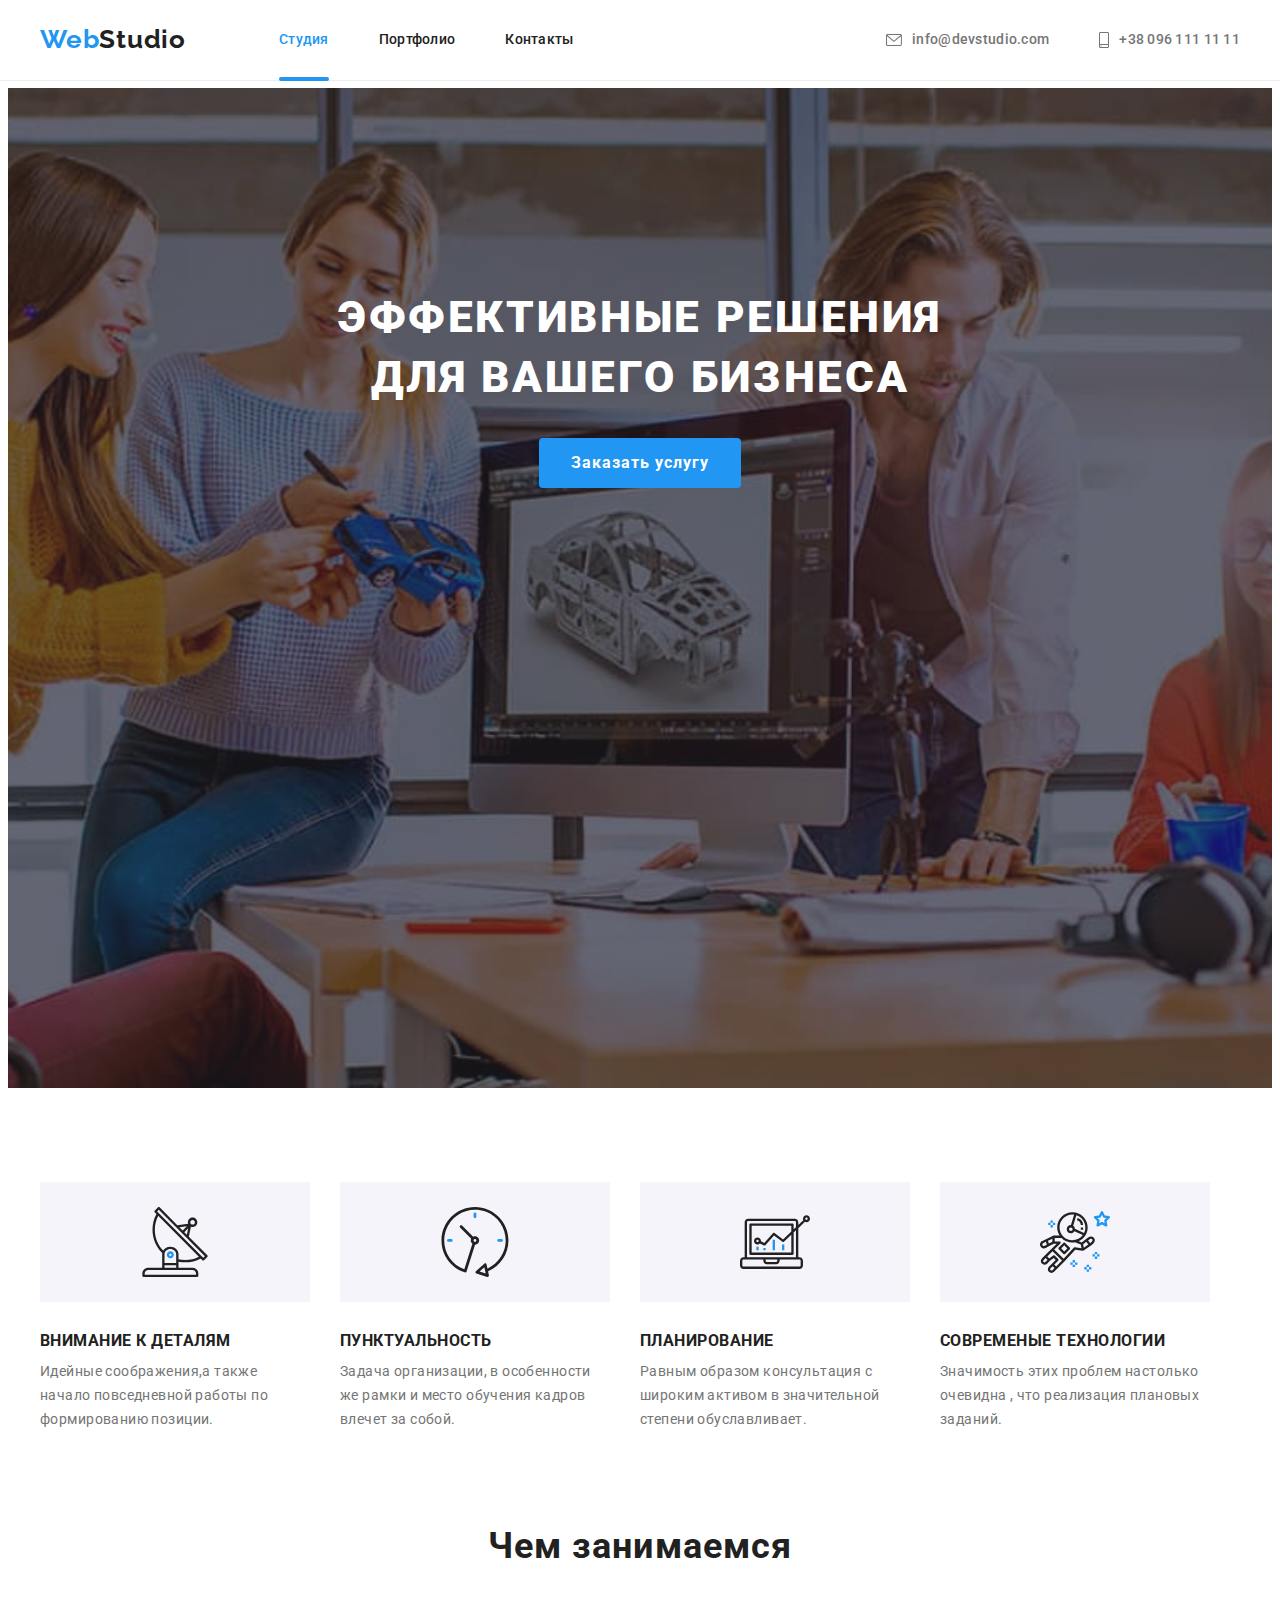
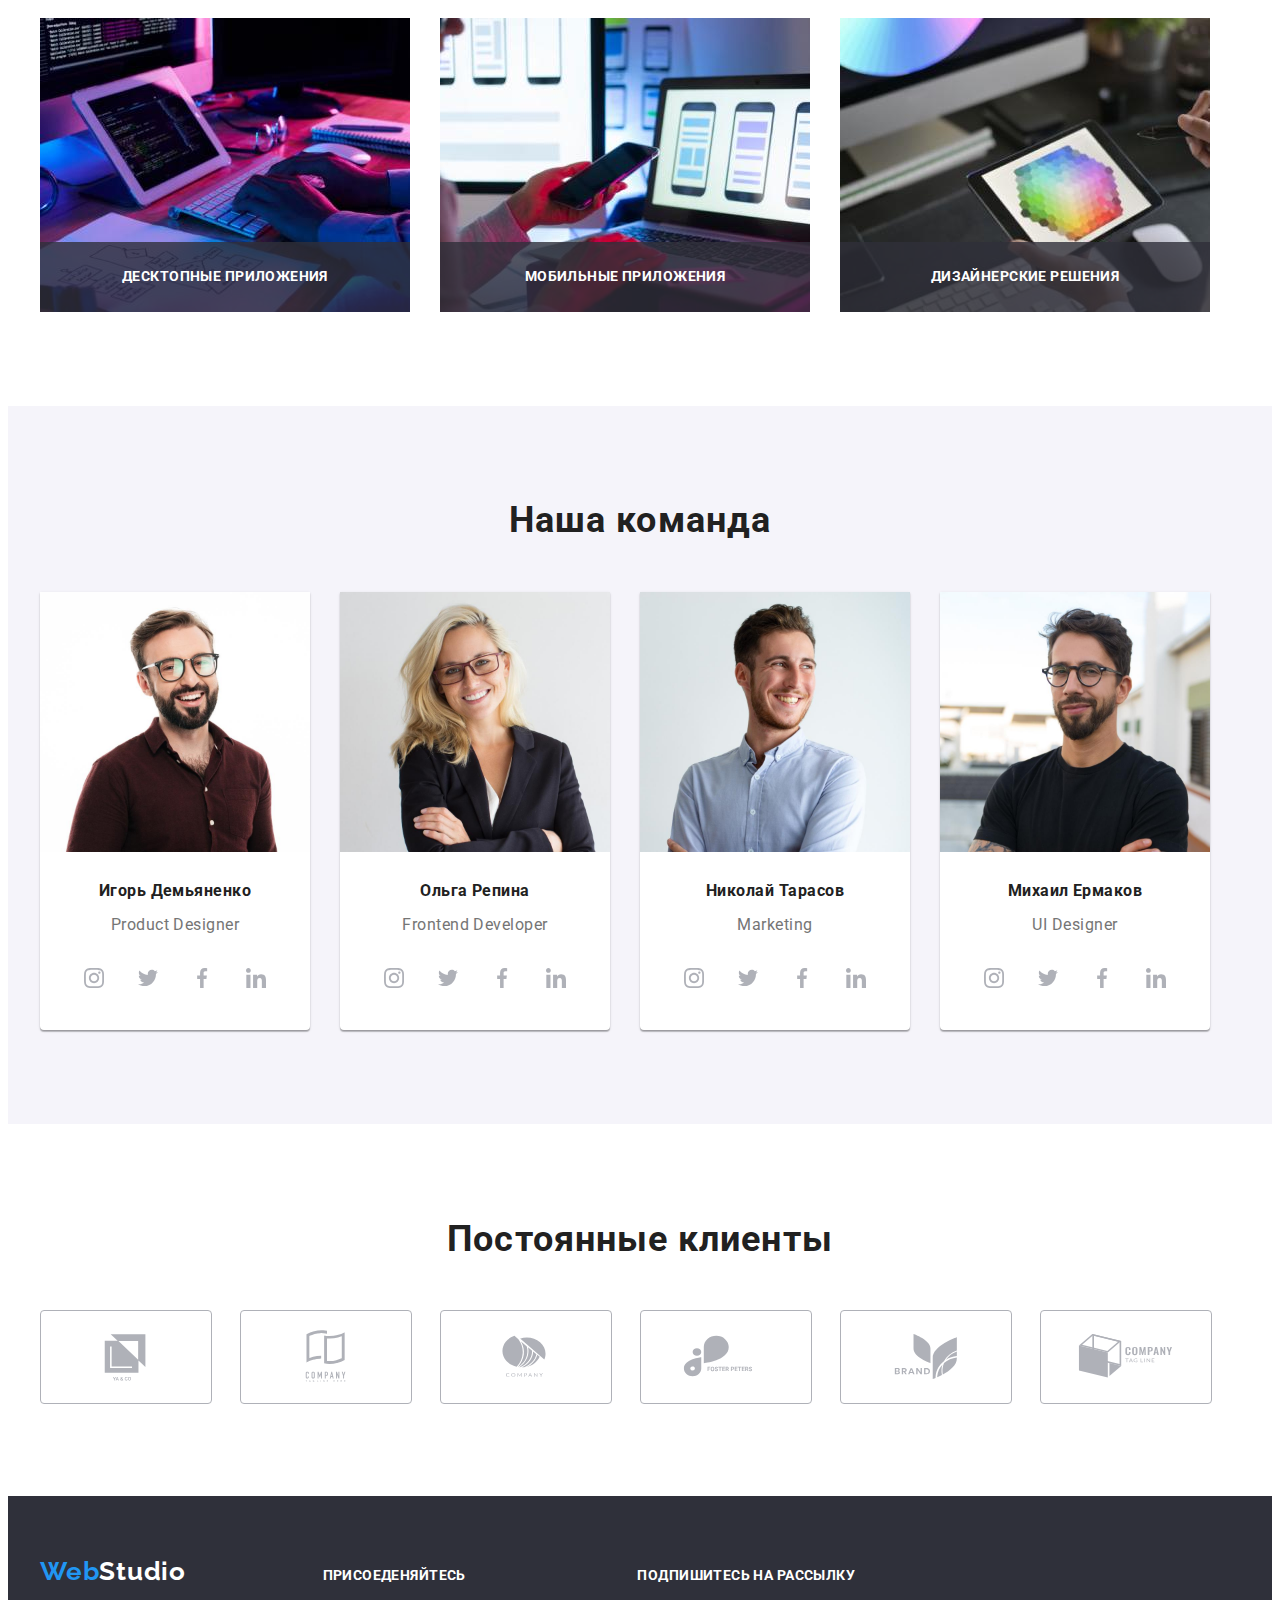
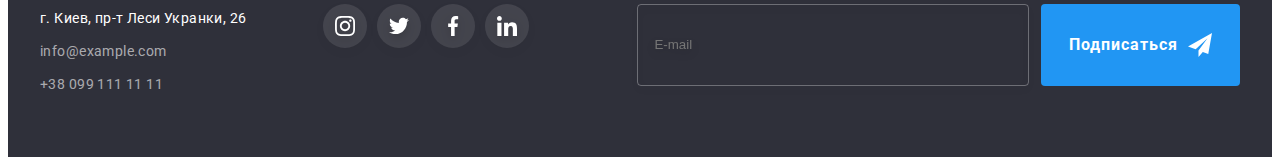
<file: index.html>
<!DOCTYPE html>
<html lang="ru">
  <head>
    <meta charset="UTF-8" />
    <meta http-equiv="X-UA-Compatible" content="IE=edge" />
    <meta name="viewport" content="width=device-width, initial-scale=1.0" />
    <title>studio</title>
    <link
      rel="stylesheet"
      href="https://cdnjs.cloudflare.com/ajax/libs/modern-normalize/1.1.0/modern-normalize.min.css"
      integrity="sha512-wpPYUAdjBVSE4KJnH1VR1HeZfpl1ub8YT/NKx4PuQ5NmX2tKuGu6U/JRp5y+Y8XG2tV+wKQpNHVUX03MfMFn9Q=="
      crossorigin="anonymous"
      referrerpolicy="no-referrer"
    />
    <link
      href="https://fonts.googleapis.com/css2?family=Raleway:wght@700&family=Roboto:wght@400;500;700;900&display=swap"
      rel="stylesheet"
    />
    <link rel="stylesheet" href="css/main.min.css" />
  </head>
  <body>
    <header class="header">
      <div class="container header-container">
        <main-nav class="main-nav">
          <a class="logo-link link logo-header" href=""
            >Web<span class="logo-header-dark-wrap">Studio</span>
          </a>
          <ul class="list main-nav-list">
            <li class="main-nav_item">
              <a
                class="main-nav_link current link header__link"
                href="index.html"
                rel="index"
                >Студия</a
              >
            </li>
            <li class="main-nav_item">
              <a class="main-nav_link link header__link" href="portfolio.html"
                >Портфолио</a
              >
            </li>
            <li class="main-nav_item">
              <a class="main-nav_link link header__link" href="#contacts"
                >Контакты</a
              >
            </li>
          </ul>
        </main-nav>
        <ul class="list main-nav_list-connect">
          <li class="main-nav_item">
            <a
              class="main-nav_link link header-contact header__link"
              href="mail-to"
            >
              <svg class="list-connect_contacts-icon" width="16" height="12">
                <use href="./image/icons.svg#icon-envelope"></use>
              </svg>
              info@devstudio.com</a
            >
          </li>
          <li class="main-nav_item">
            <a
              class="main-nav_link link header-contact header__link"
              id="contacts"
              href="tel"
            >
              <svg class="list-connect_contacts-icon" width="10" height="16">
                <use href="./image/icons.svg#icon-smartphone"></use>
              </svg>
              +38 096 111 11 11</a
            >
          </li>
        </ul>
      </div>
    </header>
    <main>
      <section class="hero">
        <div class="container">
          <h1 class="hero-heading">
            ЭФФЕКТИВНЫЕ РЕШЕНИЯ <br />ДЛЯ ВАШЕГО БИЗНЕСА
          </h1>
          <button type="button" data-modal-open class="hero-button">
            Заказать услугу
          </button>
        </div>
      </section>
      <section class="section">
        <div class="container">
          <ul class="hero-list list benefits-section">
            <li class="benefits-item">
              <div class="benefits-icons">
                <svg class="benefits-icon" width="70" height="70">
                  <use href="./image/icons.svg#icon-antenna"></use>
                </svg>
              </div>
              <h3 class="team-title">ВНИМАНИЕ К ДЕТАЛЯМ</h3>
              <p class="benefits-text">
                Идейные соображения,а также начало повседневной работы по
                формированию позиции.
              </p>
            </li>
            <li class="benefits-item">
              <div class="benefits-icons">
                <svg class="benefits-icon" width="70" height="70">
                  <use href="./image/icons.svg#icon-clock"></use>
                </svg>
              </div>
              <h3 class="team-title">ПУНКТУАЛЬНОСТЬ</h3>
              <p class="benefits-text">
                Задача организации, в особенности же рамки и место обучения
                кадров влечет за собой.
              </p>
            </li>
            <li class="benefits-item">
              <div class="benefits-icons">
                <svg class="benefits-icon" width="70" height="70">
                  <use href="./image/icons.svg#icon-diagram"></use>
                </svg>
              </div>
              <h3 class="team-title">ПЛАНИРОВАНИЕ</h3>
              <p class="benefits-text">
                Равным образом консультация с широким активом в значительной
                степени обуславливает.
              </p>
            </li>
            <li class="benefits-item">
              <div class="benefits-icons">
                <svg class="benefits-icon" width="70" height="70">
                  <use href="./image/icons.svg#icon-astronaut"></use>
                </svg>
              </div>
              <h3 class="team-title">СОВРЕМЕНЫЕ ТЕХНОЛОГИИ</h3>
              <p class="benefits-text">
                Значимость этих проблем настолько очевидна , что реализация
                плановых заданий.
              </p>
            </li>
          </ul>
        </div>
      </section>

      <section class="auxiliary-section">
        <div class="container">
          <h2 class="heading-title">Чем занимаемся</h2>
          <ul class="list benefits-section">
            <li class="auxiliary-item">
              <img
                src="image/пишет-код.jpg"
                alt="пишет-код"
                width="370"
                height="294"
              />
              <div class="auxiliary-wrap">
                <p class="auxiliary-text">ДЕСКТОПНЫЕ ПРИЛОЖЕНИЯ</p>
              </div>
            </li>
            <li class="auxiliary-item">
              <img
                src="image/семантика.jpg"
                alt="семантика"
                width="370"
                height="294"
              />
              <div class="auxiliary-wrap">
                <p class="auxiliary-text">МОБИЛЬНЫЕ ПРИЛОЖЕНИЯ</p>
              </div>
            </li>
            <li class="auxiliary-item">
              <img
                src="image/демонстрация-макета.jpg"
                alt="демонстрация-макета"
                width="370"
                height="294"
              />
              <div class="auxiliary-wrap">
                <p class="auxiliary-text">ДИЗАЙНЕРСКИЕ РЕШЕНИЯ</p>
              </div>
            </li>
          </ul>
        </div>
      </section>

      <section class="section team-section">
        <div class="container team-container">
          <h2 class="heading-title">Наша команда</h2>
          <ul class="list benefits-section">
            <li class="team-item">
              <img src="image/фото-игорь.jpg" alt="фото-игорь" width="270" />
              <div class="team-item-wrap">
                <h3 class="team-title">Игорь Демьяненко</h3>
                <p class="team-text">Product Designer</p>
                <ul class="social-list">
                  <li class="social-item">
                    <a href="" class="social-links">
                      <svg class="social-icon" width="20" height="20">
                        <use href="./image/icons.svg#icon-instagram"></use>
                      </svg>
                    </a>
                  </li>
                  <li class="social-item">
                    <a href="" class="social-links">
                      <svg class="social-icon" width="20" height="20">
                        <use href="./image/icons.svg#icon-twitter"></use>
                      </svg>
                    </a>
                  </li>
                  <li class="social-item">
                    <a href="" class="social-links">
                      <svg class="social-icon" width="20" height="20">
                        <use href="./image/icons.svg#icon-facebook"></use>
                      </svg>
                    </a>
                  </li>
                  <li class="social-item">
                    <a href="" class="social-links">
                      <svg class="social-icon" width="20" height="20">
                        <use href="./image/icons.svg#icon-linkedin"></use>
                      </svg>
                    </a>
                  </li>
                </ul>
              </div>
            </li>
            <li class="team-item">
              <img src="image/фото-ольга.jpg" alt="фото-ольга" width="270" />
              <div class="team-item-wrap">
                <h3 class="team-title">Ольга Репина</h3>
                <p class="team-text">Frontend Developer</p>
                <ul class="team-social social-list">
                  <li class="social-item">
                    <a href="" class="social-links">
                      <svg class="social-icon" width="20" height="20">
                        <use href="./image/icons.svg#icon-instagram"></use>
                      </svg>
                    </a>
                  </li>
                  <li class="social-item">
                    <a href="" class="social-links">
                      <svg class="social-icon" width="20" height="20">
                        <use href="./image/icons.svg#icon-twitter"></use>
                      </svg>
                    </a>
                  </li>
                  <li class="social-item">
                    <a href="" class="social-links">
                      <svg class="social-icon" width="20" height="20">
                        <use href="./image/icons.svg#icon-facebook"></use>
                      </svg>
                    </a>
                  </li>
                  <li class="social-item">
                    <a href="" class="social-links">
                      <svg class="social-icon" width="20" height="20">
                        <use href="./image/icons.svg#icon-linkedin"></use>
                      </svg>
                    </a>
                  </li>
                </ul>
              </div>
            </li>
            <li class="team-item">
              <img
                src="image/фото-николай.jpg"
                alt="фото-николай"
                width="270"
              />
              <div class="team-item-wrap">
                <h3 class="team-title">Николай Тарасов</h3>
                <p class="team-text">Marketing</p>
                <ul class="team-social social-list">
                  <li class="social-item">
                    <a href="" class="social-links">
                      <svg class="social-icon" width="20" height="20">
                        <use href="./image/icons.svg#icon-instagram"></use>
                      </svg>
                    </a>
                  </li>
                  <li class="social-item">
                    <a href="" class="social-links">
                      <svg class="social-icon" width="20" height="20">
                        <use
                          class="icon"
                          href="./image/icons.svg#icon-twitter"
                        ></use>
                      </svg>
                    </a>
                  </li>
                  <li class="social-item">
                    <a href="" class="social-links">
                      <svg class="social-icon" width="20" height="20">
                        <use href="./image/icons.svg#icon-facebook"></use>
                      </svg>
                    </a>
                  </li>
                  <li class="social-item">
                    <a href="" class="social-links">
                      <svg class="social-icon" width="20" height="20">
                        <use href="./image/icons.svg#icon-linkedin"></use>
                      </svg>
                    </a>
                  </li>
                </ul>
              </div>
            </li>
            <li class="team-item">
              <img src="image/фото-михаил.jpg" alt="фото-михаил" width="270" />
              <div class="team-item-wrap">
                <h3 class="team-title">Михаил Ермаков</h3>
                <p class="team-text">UI Designer</p>
                <ul class="team-social social-list">
                  <li class="social-item">
                    <a href="" class="social-links">
                      <svg class="social-icon" width="20" height="20">
                        <use href="./image/icons.svg#icon-instagram"></use>
                      </svg>
                    </a>
                  </li>
                  <li class="social-item">
                    <a href="" class="social-links">
                      <svg class="social-icon" width="20" height="20">
                        <use href="./image/icons.svg#icon-twitter"></use>
                      </svg>
                    </a>
                  </li>
                  <li class="social-item">
                    <a href="" class="social-links">
                      <svg class="social-icon" width="20" height="20">
                        <use href="./image/icons.svg#icon-facebook"></use>
                      </svg>
                    </a>
                  </li>
                  <li class="social-item">
                    <a href="" class="social-links">
                      <svg class="social-icon" width="20" height="20">
                        <use href="./image/icons.svg#icon-linkedin"></use>
                      </svg>
                    </a>
                  </li>
                </ul>
              </div>
            </li>
          </ul>
        </div>
      </section>
      <section class="section">
        <div class="container">
          <h2 class="clients-title">Постоянные клиенты</h2>
          <ul class="clients-list list">
            <li class="clients-item">
              <a href="" class="clients-link">
                <svg class="clients-icon" width="106" height="60">
                  <use href="./image/icons.svg#icon-logo-1"></use>
                </svg>
              </a>
            </li>
            <li class="clients-item">
              <a href="" class="clients-link">
                <svg class="clients-icon" width="106" height="60">
                  <use href="./image/icons.svg#icon-logo-2"></use>
                </svg>
              </a>
            </li>
            <li class="clients-item">
              <a href="" class="clients-link">
                <svg class="clients-icon" width="106" height="60">
                  <use href="./image/icons.svg#icon-logo-3"></use>
                </svg>
              </a>
            </li>
            <li class="clients-item">
              <a href="" class="clients-link">
                <svg class="clients-icon" width="106" height="60">
                  <use href="./image/icons.svg#icon-logo-4"></use>
                </svg>
              </a>
            </li>
            <li class="clients-item">
              <a href="" class="clients-link">
                <svg class="clients-icon" width="106" height="60">
                  <use href="./image/icons.svg#icon-logo-5"></use>
                </svg>
              </a>
            </li>
            <li class="clients-item">
              <a href="" class="clients-link">
                <svg class="clients-icon" width="106" height="60">
                  <use href="./image/icons.svg#icon-logo-6"></use>
                </svg>
              </a>
            </li>
          </ul>
        </div>
      </section>
    </main>
    <footer class="footer-container">
      <div class="container common-container">
        <div class="footer-address">
          <a class="logo-link link footer-logo" href=""
            >Web<span class="logo-header-light-wrap">Studio</span>
          </a>
          <div class="footer-address-connect">
            <address class="footer-address-link">
              г. Киев, пр-т Леси Укранки, 26
            </address>
            <ul class="list footer-list">
              <li class="footer-item">
                <a
                  class="footer-address_footer-address_contact-link link"
                  href="info@example.com"
                  >info@example.com</a
                >
              </li>
              <li class="footer-item">
                <a
                  class="footer-address_footer-address_contact-link link"
                  href="+380991111111"
                  >+38 099 111 11 11</a
                >
              </li>
            </ul>
          </div>
        </div>
        <div class="footer-social">
          <h3 class="footer-social-title">ПРИСОЕДЕНЯЙТЕСЬ</h3>
          <ul class="footer-social-list list">
            <li class="footer-social-item">
              <a href="" class="social-links social-links-icon"
                ><svg class="social-icon" width="20" height="20">
                  <use href="./image/icons.svg#icon-instagram"></use>
                </svg>
              </a>
            </li>
            <li class="footer-social-item">
              <a href="" class="social-links social-links-icon"
                ><svg class="social-icon" width="20" height="20">
                  <use href="./image/icons.svg#icon-twitter"></use>
                </svg>
              </a>
            </li>
            <li class="footer-social-item">
              <a href="" class="social-links social-links-icon"
                ><svg class="social-icon" width="20" height="20">
                  <use href="./image/icons.svg#icon-facebook"></use>
                </svg>
              </a>
            </li>
            <li class="footer-social-item">
              <a href="" class="social-links social-links-icon"
                ><svg class="social-icon" width="20" height="20">
                  <use href="./image/icons.svg#icon-linkedin"></use>
                </svg>
              </a>
            </li>
          </ul>
        </div>
        <form class="footer-form" action="#">
          <p class="footer-form-title">Подпишитесь на рассылку</p>
          <div class="footer-form-container">
            <input
              class="footer-form-input"
              type="email"
              name="email"
              placeholder="E-mail"
            />
            <button class="footer-form-button" type="submit">
              Подписаться
              <svg class="modal-form-button-icon" width="24" height="24">
                <use href="./image/icons.svg#icon-send"></use>
              </svg>
            </button>
          </div>
        </form>
      </div>
    </footer>
    <div class="backdrop is-hidden" data-modal>
      <div class="modal">
        <button type="button" data-modal-close class="modal-button">
          <svg width="18" height="18">
            <use href="./image/icons.svg#icon-close"></use>
          </svg>
        </button>
        <form class="modal-form" action="#">
          <p class="modal-form-title">
            Оставьте свои данные, мы вам перезвоним
          </p>
          <label class="modal-form-field"
            >Имя
            <span class="form-input-wrap">
              <input
                class="modal-form-input"
                type="text"
                name="user-name"
                minlength="2"
                pattern="[a-zA-Zа-яёА-ЯЁ]+"
                title="Допустимы только знаки кириллицы и латиницы"
              />
              <svg class="modal-form-input-icon" width="12" height="12">
                <use href="./image/icons.svg#icon-person"></use>
              </svg>
            </span>
          </label>
          <label class="modal-form-field"
            >Телефон
            <span class="form-input-wrap">
              <input
                class="modal-form-input"
                type="tel"
                name="user-phone"
                minlength="12"
                pattern="[0-9]{12}"
                title="3803336669"
              />
              <svg class="modal-form-input-icon" width="18" height="18">
                <use href="./image/icons.svg#icon-phone-black"></use>
              </svg>
            </span>
          </label>
          <label class="modal-form-field"
            >Почта
            <span class="form-input-wrap">
              <input class="modal-form-input" type="tel" name="user-mail" />
              <svg class="modal-form-input-icon" width="18" height="18">
                <use href="./image/icons.svg#icon-email"></use>
              </svg>
            </span>
          </label>
          <label class="modal-form-field-comment"
            >Комментарий
            <textarea
              class="modal-form-message"
              name="user-message"
              placeholder="Введите текст"
            ></textarea>
          </label>
          <input
            class="modal-form-checkbox visually-hidden"
            type="checkbox"
            id="accept-policy"
          />
          <label class="modal-form-label-checkbox" for="accept-policy"
            >Соглашаюсь с рассылкой и принимаю
            <a class="checkbox-link" href="#">Условия договора</a>
          </label>
          <button class="modal-form-button" type="submit">Отправить</button>
        </form>
      </div>
    </div>
    <script src="./js/modal.js"></script>
  </body>
</html>
</file>
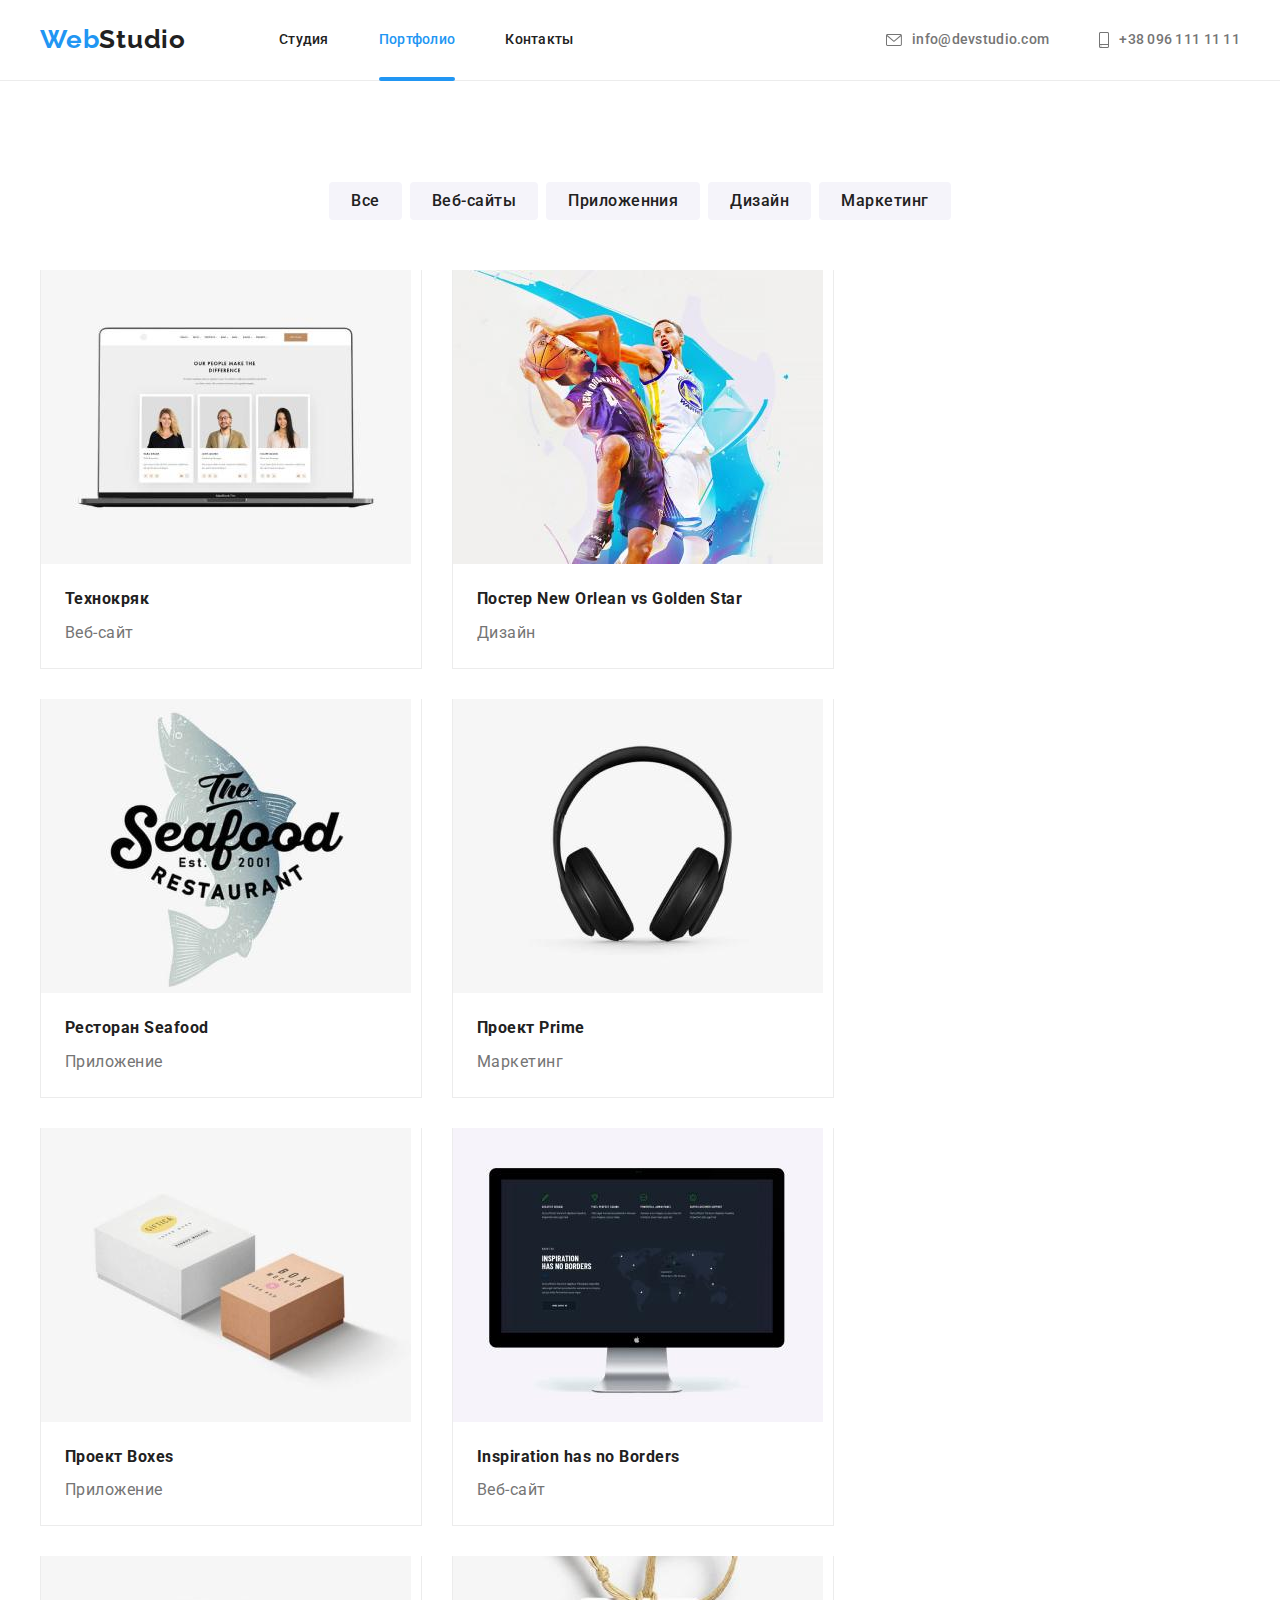
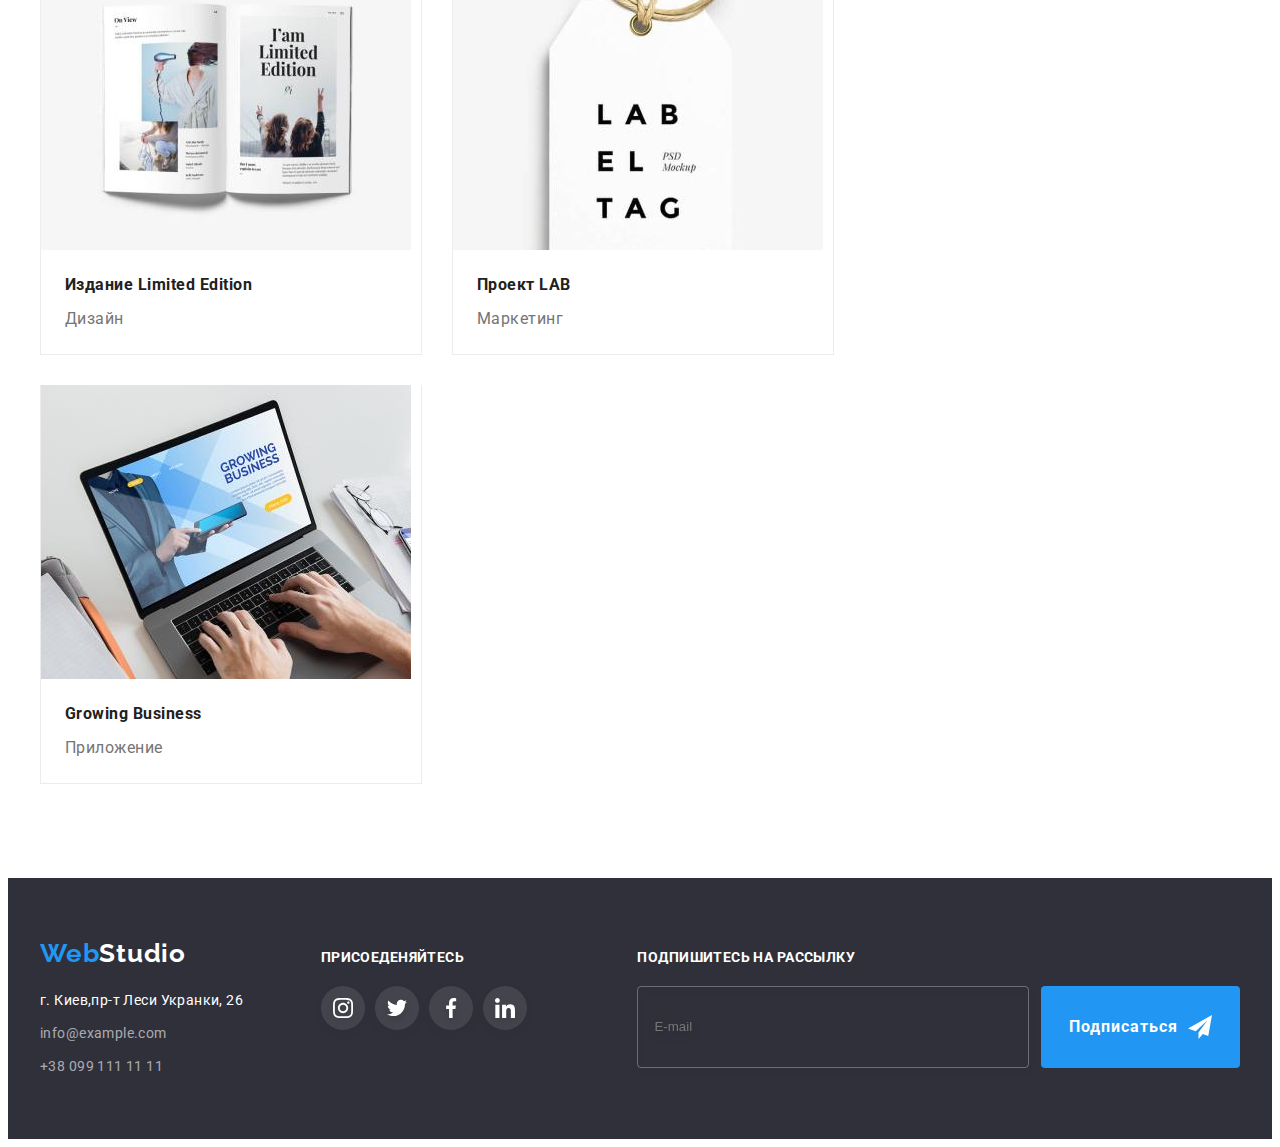
<file: portfolio.html>
<!DOCTYPE html>
<html lang="ru">
  <head>
    <meta charset="UTF-8" />
    <meta http-equiv="X-UA-Compatible" content="IE=edge" />
    <meta name="viewport" content="width=device-width, initial-scale=1.0" />
    <title>portfolio</title>
    <link
      rel="stylesheet"
      href="https://cdnjs.cloudflare.com/ajax/libs/modern-normalize/1.1.0/modern-normalize.min.css"
      integrity="sha512-wpPYUAdjBVSE4KJnH1VR1HeZfpl1ub8YT/NKx4PuQ5NmX2tKuGu6U/JRp5y+Y8XG2tV+wKQpNHVUX03MfMFn9Q=="
      crossorigin="anonymous"
      referrerpolicy="no-referrer"
    />
    <link
      href="https://fonts.googleapis.com/css2?family=Raleway:wght@700&family=Roboto:wght@400;500;700;900&display=swap"
      rel="stylesheet"
    />
    <link rel="stylesheet" href="css/main.min.css" />
  </head>
  <body>
    <header class="header">
      <div class="container header-container">
        <main-nav class="main-nav">
          <a class="link logo-link logo-header" href=""
            >Web<span class="logo-header-dark-wrap">Studio</span>
          </a>
          <ul class="list main-nav-list">
            <li class="main-nav_item">
              <a class="main-nav_link link header__link" href="index.html"
                >Студия</a
              >
            </li>
            <li class="main-nav_item">
              <a
                class="main-nav_link link current header__link"
                href="portfolio.html"
                >Портфолио</a
              >
            </li>
            <li class="main-nav_item">
              <a class="main-nav_link link header__link" href="#contacts"
                >Контакты</a
              >
            </li>
          </ul>
        </main-nav>
        <ul class="list main-nav_list-connect">
          <li class="main-nav_item">
            <a
              class="main-nav_link link header-contact header__link"
              href="info@devstudio.com"
            >
              <svg class="list-connect_contacts-icon" width="16" height="12">
                <use href="./image/icons.svg#icon-envelope"></use>
              </svg>
              info@devstudio.com</a
            >
          </li>
          <li class="main-nav_item">
            <a
              class="main-nav_link link header-contact header__link"
              id="contacts"
              href="+380961111111"
            >
              <svg class="list-connect_contacts-icon" width="10" height="16">
                <use href="./image/icons.svg#icon-smartphone"></use>
              </svg>
              +38 096 111 11 11</a
            >
          </li>
        </ul>
      </div>
    </header>

    <main>
      <section class="section">
        <div class="container">
          <ul class="list filters">
            <li class="filters-button-item">
              <button class="button filters-button" type="button">Все</button>
            </li>
            <li class="filters-button-item">
              <button class="button filters-button" type="button">
                Веб-сайты
              </button>
            </li>
            <li class="filters-button-item">
              <button class="button filters-button" type="button">
                Приложенния
              </button>
            </li>
            <li class="filters-button-item">
              <button class="button filters-button" type="button">
                Дизайн
              </button>
            </li>
            <li class="filters-button-item">
              <button class="button filters-button" type="button">
                Маркетинг
              </button>
            </li>
          </ul>
          <ul class="list project">
            <li class="project-item">
              <a href="" class="project-link">
                <div class="project-thumb">
                  <img src="image/ноутбук.jpg" alt="ноутбук" width="370" />
                  <p class="project-thumb-text">
                    Технокряк это современная площадка распространения
                    коронавируса. Компании используют эту платформу для
                    цифрового шпионажа и атак на защищённые сервера конкурентов.
                  </p>
                </div>
                <div class="project-wrap">
                  <h3 class="project-title">Технокряк</h3>
                  <p class="project-wrap-text">Веб-сайт</p>
                </div></a
              >
            </li>

            <li class="project-item">
              <a href="" class="project-link">
                <div class="project-thumb">
                  <img src="image/спорт.jpg" alt="спорт" width="370" />
                  <p class="project-thumb-text">
                    Lorem ipsum dolor sit amet, consectetur adipiscing elit.
                    Proin blandit, massa a cursus tristique, felis magna
                    facilisis libero, ac iaculis velit ante a metus. Suspendisse
                    vitae tincidunt dui. Proin nec luctus diam. Praesent iaculis
                    interdum urna nec gravida. Suspendisse potenti.
                  </p>
                </div>
                <div class="project-wrap">
                  <h3 class="project-title">
                    Постер New Orlean vs Golden Star
                  </h3>
                  <p class="project-wrap-text">Дизайн</p>
                </div></a
              >
            </li>
            <li class="project-item">
              <a href="" class="project-link">
                <div class="project-thumb">
                  <img
                    src="image/форель-морпродукты.jpg"
                    alt="форель-морпродукты"
                    width="370"
                  />
                  <p class="project-thumb-text">
                    Lorem ipsum dolor sit amet, consectetur adipiscing elit.
                    Proin blandit, massa a cursus tristique, felis magna
                    facilisis libero, ac iaculis velit ante a metus. Suspendisse
                    vitae tincidunt dui. Proin nec luctus diam. Praesent iaculis
                    interdum urna nec gravida. Suspendisse potenti.
                  </p>
                </div>
                <div class="project-wrap">
                  <h3 class="project-title">Ресторан Seafood</h3>
                  <p class="project-wrap-text">Приложение</p>
                </div></a
              >
            </li>
            <li class="project-item">
              <a href="" class="project-link">
                <div class="project-thumb">
                  <img src="image/наушники.jpg" alt="наушники" width="370" />
                  <p class="project-thumb-text">
                    Lorem ipsum dolor sit amet, consectetur adipiscing elit.
                    Proin blandit, massa a cursus tristique, felis magna
                    facilisis libero, ac iaculis velit ante a metus. Suspendisse
                    vitae tincidunt dui. Proin nec luctus diam. Praesent iaculis
                    interdum urna nec gravida. Suspendisse potenti.
                  </p>
                </div>
                <div class="project-wrap">
                  <h3 class="project-title">Проект Prime</h3>
                  <p class="project-wrap-text">Маркетинг</p>
                </div></a
              >
            </li>
            <li class="project-item">
              <a href="" class="project-link">
                <div class="project-thumb">
                  <img
                    src="image/две-коробки.jpg"
                    alt="две-коробки"
                    width="370"
                  />
                  <p class="project-thumb-text">
                    Lorem ipsum dolor sit amet, consectetur adipiscing elit.
                    Proin blandit, massa a cursus tristique, felis magna
                    facilisis libero, ac iaculis velit ante a metus. Suspendisse
                    vitae tincidunt dui. Proin nec luctus diam. Praesent iaculis
                    interdum urna nec gravida. Suspendisse potenti.
                  </p>
                </div>
                <div class="project-wrap">
                  <h3 class="project-title">Проект Boxes</h3>
                  <p class="project-wrap-text">Приложение</p>
                </div></a
              >
            </li>
            <li class="project-item">
              <a href="" class="project-link">
                <div class="project-thumb">
                  <img src="image/монитор.jpg" alt="монитор" width="370" />
                  <p class="project-thumb-text">
                    Lorem ipsum dolor sit amet, consectetur adipiscing elit.
                    Proin blandit, massa a cursus tristique, felis magna
                    facilisis libero, ac iaculis velit ante a metus. Suspendisse
                    vitae tincidunt dui. Proin nec luctus diam. Praesent iaculis
                    interdum urna nec gravida. Suspendisse potenti.
                  </p>
                </div>
                <div class="project-wrap">
                  <h3 class="project-title">Inspiration has no Borders</h3>
                  <p class="project-wrap-text">Веб-сайт</p>
                </div></a
              >
            </li>
            <li class="project-item">
              <a href="" class="project-link">
                <div class="project-thumb">
                  <img src="image/журнал.jpg" alt="журнал" width="370" />
                  <p class="project-thumb-text">
                    Lorem ipsum dolor sit amet, consectetur adipiscing elit.
                    Proin blandit, massa a cursus tristique, felis magna
                    facilisis libero, ac iaculis velit ante a metus. Suspendisse
                    vitae tincidunt dui. Proin nec luctus diam. Praesent iaculis
                    interdum urna nec gravida. Suspendisse potenti.
                  </p>
                </div>
                <div class="project-wrap">
                  <h3 class="project-title">Издание Limited Edition</h3>
                  <p class="project-wrap-text">Дизайн</p>
                </div></a
              >
            </li>
            <li class="project-item">
              <a href="" class="project-link">
                <div class="project-thumb">
                  <img src="image/лейбл.jpg" alt="лейбл" width="370" />
                  <p class="project-thumb-text">
                    Lorem ipsum dolor sit amet, consectetur adipiscing elit.
                    Proin blandit, massa a cursus tristique, felis magna
                    facilisis libero, ac iaculis velit ante a metus. Suspendisse
                    vitae tincidunt dui. Proin nec luctus diam. Praesent iaculis
                    interdum urna nec gravida. Suspendisse potenti.
                  </p>
                </div>
                <div class="project-wrap">
                  <h3 class="project-title">Проект LAB</h3>
                  <p class="project-wrap-text">Маркетинг</p>
                </div></a
              >
            </li>
            <li class="project-item">
              <a href="" class="project-link">
                <div class="project-thumb">
                  <img
                    src="image/работает-за-ноутбуком.jpg"
                    alt="работает-за-ноутбуком"
                    width="370"
                  />
                  <p class="project-thumb-text">
                    Lorem ipsum dolor sit amet, consectetur adipiscing elit.
                    Proin blandit, massa a cursus tristique, felis magna
                    facilisis libero, ac iaculis velit ante a metus. Suspendisse
                    vitae tincidunt dui. Proin nec luctus diam. Praesent iaculis
                    interdum urna nec gravida. Suspendisse potenti.
                  </p>
                </div>
                <div class="project-wrap">
                  <h3 class="project-title">Growing Business</h3>
                  <p class="project-wrap-text">Приложение</p>
                </div></a
              >
            </li>
          </ul>
        </div>
      </section>
    </main>
    <footer class="footer-container">
      <div class="container common-container">
        <div class="footer-address">
          <a class="link logo-link footer-logo" href=""
            >Web<span class="logo-header-light-wrap">Studio</span>
          </a>
          <address class="footer-address-link">
            г. Киев,пр-т Леси Укранки, 26
          </address>
          <ul class="list footer-list">
            <li class="footer-item">
              <a
                class="footer-address_footer-address_contact-link link"
                href="info@example.com"
                >info@example.com</a
              >
            </li>
            <li class="footer-item">
              <a
                class="footer-address_footer-address_contact-link link"
                href="+380991111111"
                >+38 099 111 11 11</a
              >
            </li>
          </ul>
        </div>
        <div class="footer-social">
          <h3 class="footer-social-title">ПРИСОЕДЕНЯЙТЕСЬ</h3>
          <ul class="footer-social-list list">
            <li class="footer-social-item">
              <a href="" class="social-links social-links-icon"
                ><svg class="social-icon" width="20" height="20">
                  <use
                    href="./image/icons.svg#icon-instagram"
                    width="20"
                    height="20"
                  ></use>
                </svg>
              </a>
            </li>
            <li class="footer-social-item">
              <a href="" class="social-links social-links-icon"
                ><svg class="social-icon" width="20" height="20">
                  <use
                    href="./image/icons.svg#icon-twitter"
                    width="20"
                    height="20"
                  ></use>
                </svg>
              </a>
            </li>
            <li class="footer-social-item">
              <a href="" class="social-links social-links-icon"
                ><svg class="social-icon" width="20" height="20">
                  <use
                    href="./image/icons.svg#icon-facebook"
                    width="20"
                    height="20"
                  ></use>
                </svg>
              </a>
            </li>
            <li class="footer-social-item">
              <a href="" class="social-links social-links-icon"
                ><svg class="social-icon" width="20" height="20">
                  <use
                    href="./image/icons.svg#icon-linkedin"
                    width="20"
                    height="20"
                  ></use>
                </svg>
              </a>
            </li>
          </ul>
        </div>
        <form class="footer-form" action="#">
          <p class="footer-form-title">Подпишитесь на рассылку</p>
          <div class="footer-form-container">
            <input
              class="footer-form-input"
              type="email"
              name="email"
              placeholder="E-mail"
            />
            <button class="footer-form-button" type="submit">
              Подписаться
              <svg class="modal-form-button-icon" width="24" height="24">
                <use href="./image/icons.svg#icon-send"></use>
              </svg>
            </button>
          </div>
        </form>
      </div>
    </footer>
  </body>
</html>
</file>
<file: css/main.min.css>
:root {
  --primary-text-color: #757575;
  --second-text-color: #ffffff;
  --primary-title-color: #212121;
  --accent-color: #2196f3;
  --third-text-color: rgba(255, 255, 255, 0.6);
  --fourth-text-color: #f5f4fa;
  --background-color-footer: #2f303a;
  --border-color: #ececec;
  --icons-fill: #afb1b8;
  --footer-background-color-icons: rgba(255, 255, 255, 0.1);
  --transition-timing: cubic-bezier(0.4, 0, 0.2, 1);
}
.visually-hidden {
  position: absolute;
  white-space: nowrap;
  width: 1px;
  height: 1px;
  overflow: hidden;
  border: 0;
  padding: 0;
  clip: rect(0 0 0 0);
  clip-path: inset(50%);
  margin: -1px;
}
body {
  font-family: "Roboto", sans-serif;
  color: var(--primary-title-color);
  padding-top: 80px;
}
p,
h1,
h2,
h3,
h4,
h5,
h6 {
  margin: 0;
}
ul,
ol {
  margin: 0;
  padding: 0;
}
img {
  display: block;
  max-width: 100%;
  height: auto;
}
button {
  border: none;
  font: inherit;
  color: inherit;
  background-color: transparent;
}
.backdrop {
  width: 100vw;
  height: 100vh;
  position: fixed;
  top: 0;
  background: rgba(0, 0, 0, 0.2);
  transition: visibility 500ms var(--transition-timing),
    opacity 1000ms var(--transition-timing);
  z-index: 5;
}
.is-hidden {
  visibility: hidden;
  opacity: 0;
  pointer-events: none;
}
.backdrop.is-hidden .modal {
  transform: translate(-50%, -50%) scale(0.1) rotate(180deg);
  transition: transform 500ms var(--transition-timing);
}
.container {
  width: 1200px;
  padding-left: 15px;
  padding-right: 15px;
  margin: 0 auto;
}
.main-nav_link.current {
  color: var(--accent-color);
}
.current::after {
  content: "";
  display: block;
  position: absolute;
  width: 100%;
  height: 4px;
  bottom: -1px;
  background-color: var(--accent-color);
  border-radius: 2px;
}
.filters {
  padding: 0px;
  border: none;
  display: flex;
  justify-content: center;
  margin-bottom: 50px;
}
.filters-button-item:not(:last-child) {
  margin-right: 8px;
}
.filters-button {
  cursor: pointer;
  font-family: inherit;
  font-weight: 500;
  font-size: 16px;
  line-height: 1.62;
  letter-spacing: 0.03em;
  color: var(--primary-title-color);
  background-color: var(--fourth-text-color);
  padding: 6px 22px;
  border-radius: 4px;
}
.filters-button:hover,
.filters-button:focus {
  color: var(--fourth-text-color);
  background-color: var(--accent-color);
  filter: drop-shadow(0px 4px 4px rgba(0, 0, 0, 0.25));
  transition: color 250ms var(--transition-timing),
    background-color 250ms var(--transition-timing),
    box-shadow 250ms var(--transition-timing);
}
.heading-title {
  font-weight: bold;
  font-size: 36px;
  line-height: 1.16;
  letter-spacing: 0.03em;
  color: var(--primary-title-color);
  text-align: center;
  margin-bottom: 50px;
}
.link {
  text-decoration: none;
}
.list {
  list-style: none;
}
.logo-link,
.logo-header-light-wrap,
.logo-header-dark-wrap {
  font-family: "Raleway", sans-serif;
  font-style: normal;
  font-weight: bold;
  font-size: 26px;
  line-height: 1.19;
  letter-spacing: 0.03em;
  color: var(--accent-color);
}
.logo-header-dark-wrap {
  color: var(--primary-title-color);
}
.logo-header-light-wrap {
  color: var(--second-text-color);
}
.logo-header {
  display: flex;
  align-items: center;
  padding-top: 24px;
  padding-bottom: 25px;
  margin-right: 93px;
}
.modal-button {
  display: flex;
  justify-items: center;
  align-items: center;
  width: 30px;
  height: 30px;
  position: absolute;
  top: 8px;
  right: 8px;
  border: 1px solid rgba(0, 0, 0, 0.1);
  border-radius: 50%;
  background-color: inherit;
  cursor: pointer;
}
.modal-button:hover,
.modal-button:focus {
  fill: var(--accent-color);
}
.modal-form {
  display: flex;
  margin: auto;
  flex-direction: column;
  padding: 40px;
}
.modal-form-title {
  margin-bottom: 12px;
  font-weight: 700;
  font-size: 20px;
  line-height: 1.15;
  text-align: center;
  letter-spacing: 0.03em;
  color: var(--primary-title-color);
}
.modal-form-button {
  align-self: center;
  min-width: 200px;
  min-height: 50px;
  border: 0;
  border-radius: 4px;
  font-weight: 700;
  font-size: 16px;
  line-height: 1.88;
  letter-spacing: 0.06em;
  cursor: pointer;
  color: var(--second-text-color);
  background-color: var(--accent-color);
  transition: background-color 250ms var(--transition-timing),
    color 250ms var(--transition-timing);
}
.modal-form-button :focus {
  transition: background-color 250ms var(--transition-timing),
    color 250ms var(--transition-timing);
}
.modal-form-button:hover,
.modal-form-button :focus {
  filter: drop-shadow(0px 4px 4px rgba(0, 0, 0, 0.25));
}
.form-input-wrap {
  display: block;
  position: relative;
  margin-top: 4px;
}
.modal-form-input {
  width: 100%;
  height: 40px;
  padding-left: 42px;
  border: 1px solid rgba(33, 33, 33, 0.2);
  border-radius: 4px;
}
.modal-form-input:focus {
  outline: none;
  border-color: var(--accent-color);
  transition: border-color 250ms var(--transition-timing);
}
.modal-form-input:focus {
  outline: none;
  border-color: var(--accent-color);
  transition: border-color 250ms var(--transition-timing),
    fill var(--accent-color) 250ms var(--transition-timing);
}
.modal-form-input:focus + .modal-form-input-icon {
  fill: var(--accent-color);
  transition: border-color 250ms var(--transition-timing);
}
.modal-form-input-icon {
  position: absolute;
  top: 50%;
  left: 12px;
  transform: translateY(-50%);
  fill: var(--primary-title-color);
}
.modal-form-field {
  font-size: 12px;
  line-height: 1.67;
  letter-spacing: 0.01em;
  color: var(--primary-text-color);
  margin-bottom: 10px;
}
.modal-form-field-comment {
  font-weight: 400;
  font-size: 14px;
  line-height: 1.71;
  letter-spacing: 0.03em;
  color: var(--primary-text-color);
  margin-bottom: 20px;
}
.modal-form-message {
  width: 100%;
  height: 120px;
  margin-top: 4px;
  padding: 12px 16px;
  border: 1px solid rgba(33, 33, 33, 0.2);
  border-radius: 4px;
  resize: none;
  transition: border-color 250ms var(--transition-timing),
    outline 250ms var(--transition-timing);
}
.modal-form-message::placeholder {
  color: rgba(117, 117, 117, 0.5);
}
.modal-form-message:focus {
  outline: none;
  border-color: var(--accent-color);
  transition: border-color 250ms var(--transition-timing),
    outline 250ms var(--transition-timing);
}
.modal-form-label-checkbox {
  display: flex;
  justify-content: center;
  align-items: center;
  font-weight: normal;
  font-size: 14px;
  line-height: 1.71;
  letter-spacing: 0.03em;
  color: var(--primary-text-color);
  margin-bottom: 30px;
}
.modal-form-label-checkbox::before {
  display: flex;
  align-items: center;
  content: "";
  position: relative;
  width: 16px;
  height: 15px;
  cursor: pointer;
  margin-right: 7px;
  border: 2px solid #303030;
  border-radius: 3px;
}
.modal-form-checkbox:checked + .modal-form-label-checkbox::before {
  border: none;
  background-image: url(../image/icon-check-box.svg);
  background-size: 16px 15px;
  background-repeat: no-repeat;
  background-position: center;
  transition: background-image 250ms var(--transition-timing),
    border-color 250ms var(--transition-timing);
}
.modal-form-checkbox:focus + .modal-form-label-checkbox::before {
  outline: 2px solid var(--primary-title-color);
}
.checkbox-link {
  margin-left: 5px;
  color: var(--accent-color);
}
.modal-form-button-icon {
  margin-left: 10px;
}
.modal {
  display: flex;
  position: absolute;
  width: 528px;
  top: 50%;
  left: 50%;
  transform: translate(-50%, -50%) scale(1) rotate(0deg);
  background-color: var(--second-text-color);
  border-radius: 4px;
  box-shadow: 0px 1px 1px rgba(0, 0, 0, 0.12), 0px 4px 4px rgba(0, 0, 0, 0.06),
    1px 4px 6px rgba(0, 0, 0, 0.16);
  transition: transform 500ms var(--transition-timing);
}
.project-thumb {
  position: relative;
  overflow: hidden;
}
.project-thumb-text {
  padding: 63px 24px;
  width: 100%;
  height: 100%;
  position: absolute;
  top: 100%;
  left: 0;
  font-size: 18px;
  line-height: 1.56;
  letter-spacing: 0.03em;
  color: var(--second-text-color);
  background-color: rgba(33, 150, 243, 0.9);
  transform: translateY(100%);
  transition: transform 250ms cubic-bezier(0.4, 0, 0.2, 1);
}
.project-link:hover .project-thumb-text,
.project-link:focus .project-thumb-text {
  transform: translateY(-100%);
}
.project-link {
  display: block;
}
.project-wrap-text {
  font-size: 16px;
  line-height: 1.87;
  letter-spacing: 0.03em;
  color: var(--primary-text-color);
}
.project-title {
  font-size: 16px;
  line-height: 1.87;
  letter-spacing: 0.03em;
  color: var(--primary-title-color);
  margin-bottom: 4px;
}
.project {
  display: flex;
  flex-wrap: wrap;
  margin-left: -30px;
  margin-bottom: -30px;
}
.project-item {
  flex-basis: calc(100% / 3 - 30px);
  margin-left: 30px;
  margin-bottom: 30px;
}
.project-item {
  background-color: var(--second-text-color);
  border-right: solid var(--border-color) 1px;
  border-bottom: solid var(--border-color) 1px;
  border-left: solid var(--border-color) 1px;
}
.project-link {
  text-decoration: none;
}
.project-link {
  display: block;
}
.project-link:hover,
.project-link:focus {
  box-shadow: 0px 1px 1px rgba(0, 0, 0, 0.12), 0px 4px 4px rgba(0, 0, 0, 0.06),
    1px 4px 6px rgba(0, 0, 0, 0.16);
  transition: color 250ms var(--transition-timing);
}
.project-wrap {
  padding-top: 20px;
  padding-right: 24px;
  padding-bottom: 20px;
  padding-left: 24px;
}
.section {
  padding-top: 94px;
  padding-bottom: 94px;
}
.clients-section {
  padding-bottom: 94px;
}
.team-section {
  background-color: var(--fourth-text-color);
}
.header-container {
  display: flex;
  align-items: center;
}
.social-item {
  list-style: none;
  margin-right: 10px;
}
.social-item:last-child {
  margin-right: 0px;
}
.social-links {
  display: flex;
  width: 44px;
  height: 44px;
  border-radius: 50%;
  align-items: center;
  justify-content: center;
  color: var(--icons-fill);
  transition: color 250ms var(--transition-timing);
}
.social-links:focus,
.social-links:hover {
  background-color: var(--accent-color);
  color: var(--second-text-color);
  transition: 250ms var(--transition-timing);
}
.social-links-icon {
  color: var(--second-text-color);
  transition: color 250ms var(--transition-timing);
}
.social-icon {
  fill: currentColor;
  transition: fill 250ms var(--transition-timing);
}
.social-list {
  display: flex;
  justify-content: center;
}
.auxiliary-section {
  padding-bottom: 94px;
}
.auxiliary-item {
  position: relative;
}
.auxiliary-item:not(:last-child) {
  margin-right: 30px;
}
.auxiliary-wrap {
  display: flex;
  width: 100%;
  height: 70px;
  justify-content: center;
  align-items: center;
  position: absolute;
  bottom: 0;
  background-color: rgba(47, 48, 58, 0.8);
}
.auxiliary-text {
  font-weight: 700;
  font-size: 14px;
  line-height: 1.14;
  letter-spacing: 0.03em;
  text-transform: uppercase;
  color: var(--second-text-color);
}
.benefits-section {
  display: flex;
}
.benefits-icons {
  display: flex;
  justify-content: center;
  align-items: center;
  background-color: var(--fourth-text-color);
  height: 120px;
  margin-bottom: 30px;
}
.benefits-text {
  font-weight: normal;
  font-size: 14px;
  line-height: 1.71;
  letter-spacing: 0.03em;
  color: var(--primary-text-color);
}
.benefits-item {
  width: 270px;
}
.benefits-item:not(:last-child) {
  margin-right: 30px;
}
.clients-section {
  padding-bottom: 94px;
}
.clients-title {
  font-weight: 700;
  font-size: 36px;
  line-height: 1.17;
  text-align: center;
  letter-spacing: 0.03em;
  color: var(--primary-title-color);
  display: flex;
  justify-content: center;
  text-align: center;
  margin-bottom: 50px;
}
.clients-list {
  display: flex;
  margin-right: -30px;
}
.clients-item {
  width: 170px;
  height: 92px;
  margin-right: 30px;
}
.clients-link {
  display: flex;
  width: 100%;
  height: 100%;
  border: 1px solid var(--icons-fill);
  border-radius: 4px;
  justify-content: center;
  align-items: center;
  color: var(--icons-fill);
}
.clients-link:hover,
.clients-link:focus {
  border-color: var(--accent-color);
  transition: border-color 250ms var(--transition-timing);
}
.clients-link:hover .clients-icon,
.clients-link:focus .clients-icon {
  fill: var(--accent-color);
  transition: border-color 250ms var(--transition-timing);
}
.clients-icon {
  width: 106px;
  height: 60px;
  fill: currentColor;
  transition: fill 250ms var(--transition-timing);
}
.footer-container {
  background-color: var(--background-color-footer);
  padding-top: 60px;
  padding-bottom: 60px;
}
.footer-address {
  margin-right: 70px;
}
.footer-logo {
  display: inline-block;
  margin-bottom: 20px;
}
.footer-address-link,
.footer-address_footer-address_contact-link {
  font-style: inherit;
  font-weight: 400;
  font-size: 14px;
  line-height: 1.71;
  letter-spacing: 0.03em;
  color: var(--second-text-color);
  transition: color 250ms var(--transition-timing);
}
.footer-address-link {
  margin-bottom: 9px;
}
.footer-item:not(:last-child) {
  margin-bottom: 9px;
}
.footer-address_footer-address_contact-link {
  color: var(--third-text-color);
}
.footer-address_footer-address_contact-link:hover,
.footer-address_footer-address_contact-link:focus {
  color: var(--accent-color);
  transition: transform 250ms cubic-bezier(0.4, 0, 0.2, 1);
}
.footer-social-title {
  display: flex;
  font-weight: bold;
  font-size: 14px;
  line-height: 1.14;
  letter-spacing: 0.03em;
  color: var(--second-text-color);
  margin-bottom: 20px;
}
.common-container {
  display: flex;
  align-items: baseline;
  justify-content: space-between;
}
.footer-social-item {
  background-color: rgba(255, 255, 255, 0.1);
  width: 44px;
  height: 44px;
  display: flex;
  border-radius: 50%;
  align-items: center;
  justify-content: center;
  filter: drop-shadow(0px 4px 4px rgba(0, 0, 0, 0.25));
}
.footer-social-item {
  margin-right: 10px;
}
.footer-social-list {
  display: flex;
}
.footer-social {
  margin-right: 93px;
}
.footer-social-links {
  display: flex;
  width: 44px;
  height: 44px;
  align-items: center;
  justify-content: center;
  transition: color 250ms var(--transition-timing);
}
.footer-form-container {
  display: flex;
}
.footer-form-title {
  margin-bottom: 20px;
  font-weight: 700;
  font-size: 14px;
  line-height: 1.14;
  letter-spacing: 0.03em;
  text-transform: uppercase;
  color: var(--second-text-color);
}
.footer-form-input {
  min-width: 358px;
  min-height: 50px;
  padding: 15px 16px;
  margin-right: 12px;
  border: 1px solid rgba(255, 255, 255, 0.3);
  filter: drop-shadow(0px 4px 4px rgba(0, 0, 0, 0.15));
  border-radius: 4px;
  background-color: inherit;
  color: var(--second-text-color);
}
.footer-form-button {
  display: inline-flex;
  align-items: center;
  padding: 10px 28px;
  border: 0;
  border-radius: 4px;
  font-weight: 700;
  font-size: 16px;
  line-height: 1.88;
  letter-spacing: 0.06em;
  cursor: pointer;
  color: var(--second-text-color);
  background-color: var(--accent-color);
  transition: background-color 250ms var(--transition-timing);
}
.footer-form-button:hover,
.footer-form-button:focus {
  background-color: var(--accent-color);
  transition: background-color 250ms var(--transition-timing);
}
.header {
  background-color: var(--second-text-color);
  border-bottom: solid 1px var(--border-color);
  position: fixed;
  min-height: 80px;
  width: 100%;
  top: 0;
  left: 0;
  z-index: 3;
}
.main-nav {
  display: flex;
  align-items: center;
}
.header__link {
  padding-top: 32px;
  padding-bottom: 32px;
}
.main-nav-list {
  display: flex;
}
.main-nav_item {
  position: relative;
}
.main-nav_item:not(:last-child) {
  margin-right: 50px;
}
.main-nav_list-connect {
  display: flex;
  align-items: center;
  margin-left: auto;
}
.main-nav_link,
.header-contact {
  font-weight: 500;
  font-size: 14px;
  line-height: 1.14;
  letter-spacing: 0.02em;
  color: var(--primary-title-color);
  display: flex;
  align-items: center;
  transition: color 250ms var(--transition-timing);
}
.main-nav_link:hover,
.main-nav_link:focus,
.header-contact:hover,
.header-contact:focus {
  color: var(--accent-color);
  transition: color 250ms var(--transition-timing);
}
.header-contact {
  display: flex;
  color: var(--primary-text-color);
}
.header-contact:hover,
.header-contact:focus {
  color: var(--accent-color);
  transition: transform 250ms cubic-bezier(0.4, 0, 0.2, 1);
}
.list-connect_contacts-icon {
  justify-content: center;
  margin-right: 10px;
  fill: currentColor;
}
.hero {
  max-width: 1600px;
  height: 600px;
  text-align: center;
  padding-top: 200px;
  padding-bottom: 200px;
  margin: 0 auto;
  background-color: var(--background-color-footer);
  background-repeat: no-repeat;
  background-position: center;
  background-size: cover;
  background-image: linear-gradient(
      rgba(47, 48, 58, 0.4),
      rgba(47, 48, 58, 0.4)
    ),
    url(../image/рабочий-процесс.jpg);
}
.hero-heading {
  display: flex;
  justify-content: center;
  font-weight: 900;
  font-size: 44px;
  line-height: 1.36;
  letter-spacing: 0.06em;
  text-transform: uppercase;
  color: var(--second-text-color);
  margin-bottom: 30px;
}
.hero-button {
  min-width: 200px;
  height: 50px;
  display: block;
  margin: 0 auto;
  cursor: pointer;
  font-family: inherit;
  font-weight: bold;
  font-size: 16px;
  line-height: 1.87;
  letter-spacing: 0.06em;
  color: var(--second-text-color);
  background-color: var(--accent-color);
  padding-top: 10px;
  padding-right: 32px;
  padding-bottom: 10px;
  padding-left: 32px;
  border-radius: 4px;
}
.heading-button:hover,
.heading-button:focus {
  color: var(--fourth-text-color);
  background-color: var(--accent-color);
  box-shadow: 0px 4px 4px rgba(0, 0, 0, 0.25);
  transition: color 250ms var(--transition-timing);
}
.team-text {
  text-align: center;
  font-size: 16px;
  line-height: 1.87;
  letter-spacing: 0.03em;
  color: var(--primary-text-color);
  margin-bottom: 16px;
}
.team-item:not(:last-child) {
  margin-right: 30px;
}
.team-item {
  align-items: center;
  width: 270px;
  background-color: var(--second-text-color);
  box-shadow: 0px 1px 3px rgba(0, 0, 0, 0.12), 0px 1px 1px rgba(0, 0, 0, 0.14),
    0px 2px 1px rgba(0, 0, 0, 0.2);
  border-radius: 0px 0px 4px 4px;
}
.team-item-wrap {
  text-align: center;
  padding-top: 30px;
  padding-bottom: 30px;
}
.team-title {
  font-weight: bold;
  font-size: 16px;
  line-height: 1.14;
  letter-spacing: 0.03em;
  margin-bottom: 10px;
  color: var(--primary-title-color);
}
/*# sourceMappingURL=main.min.css.map */
</file>
